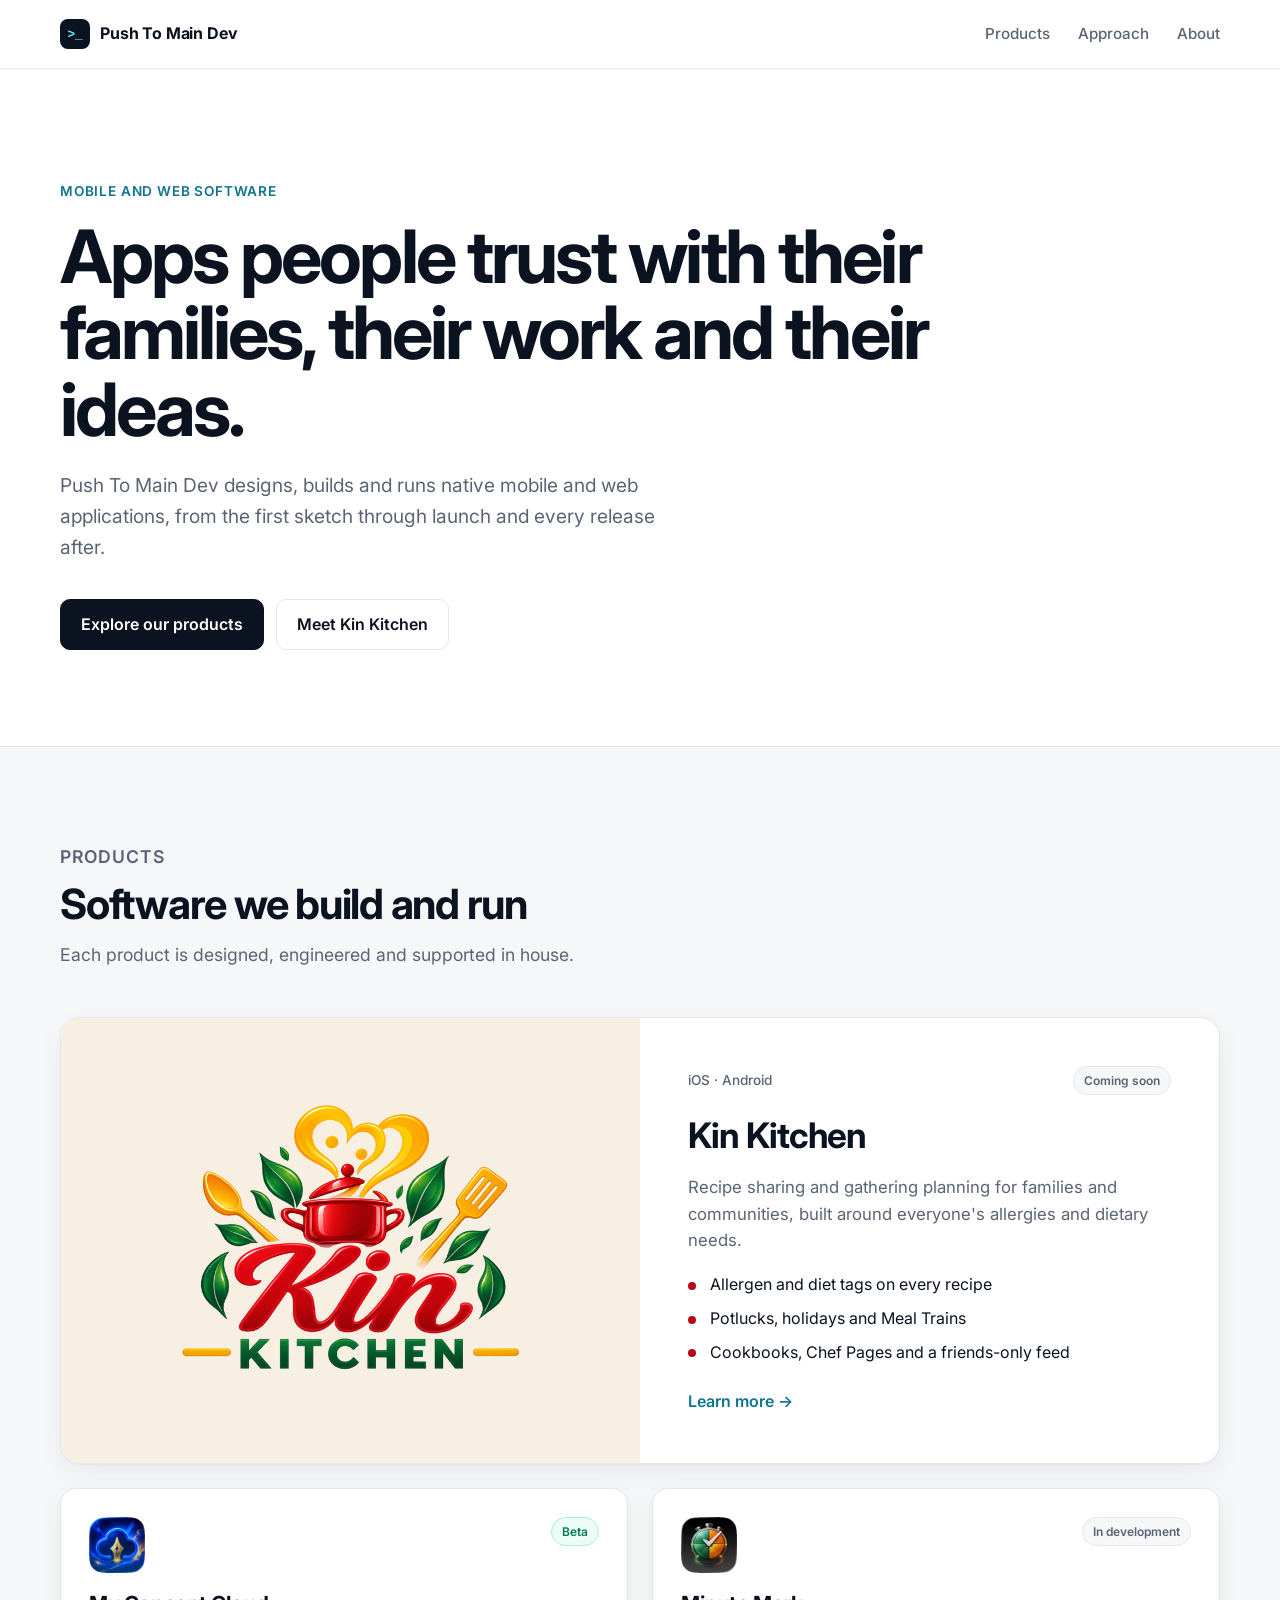
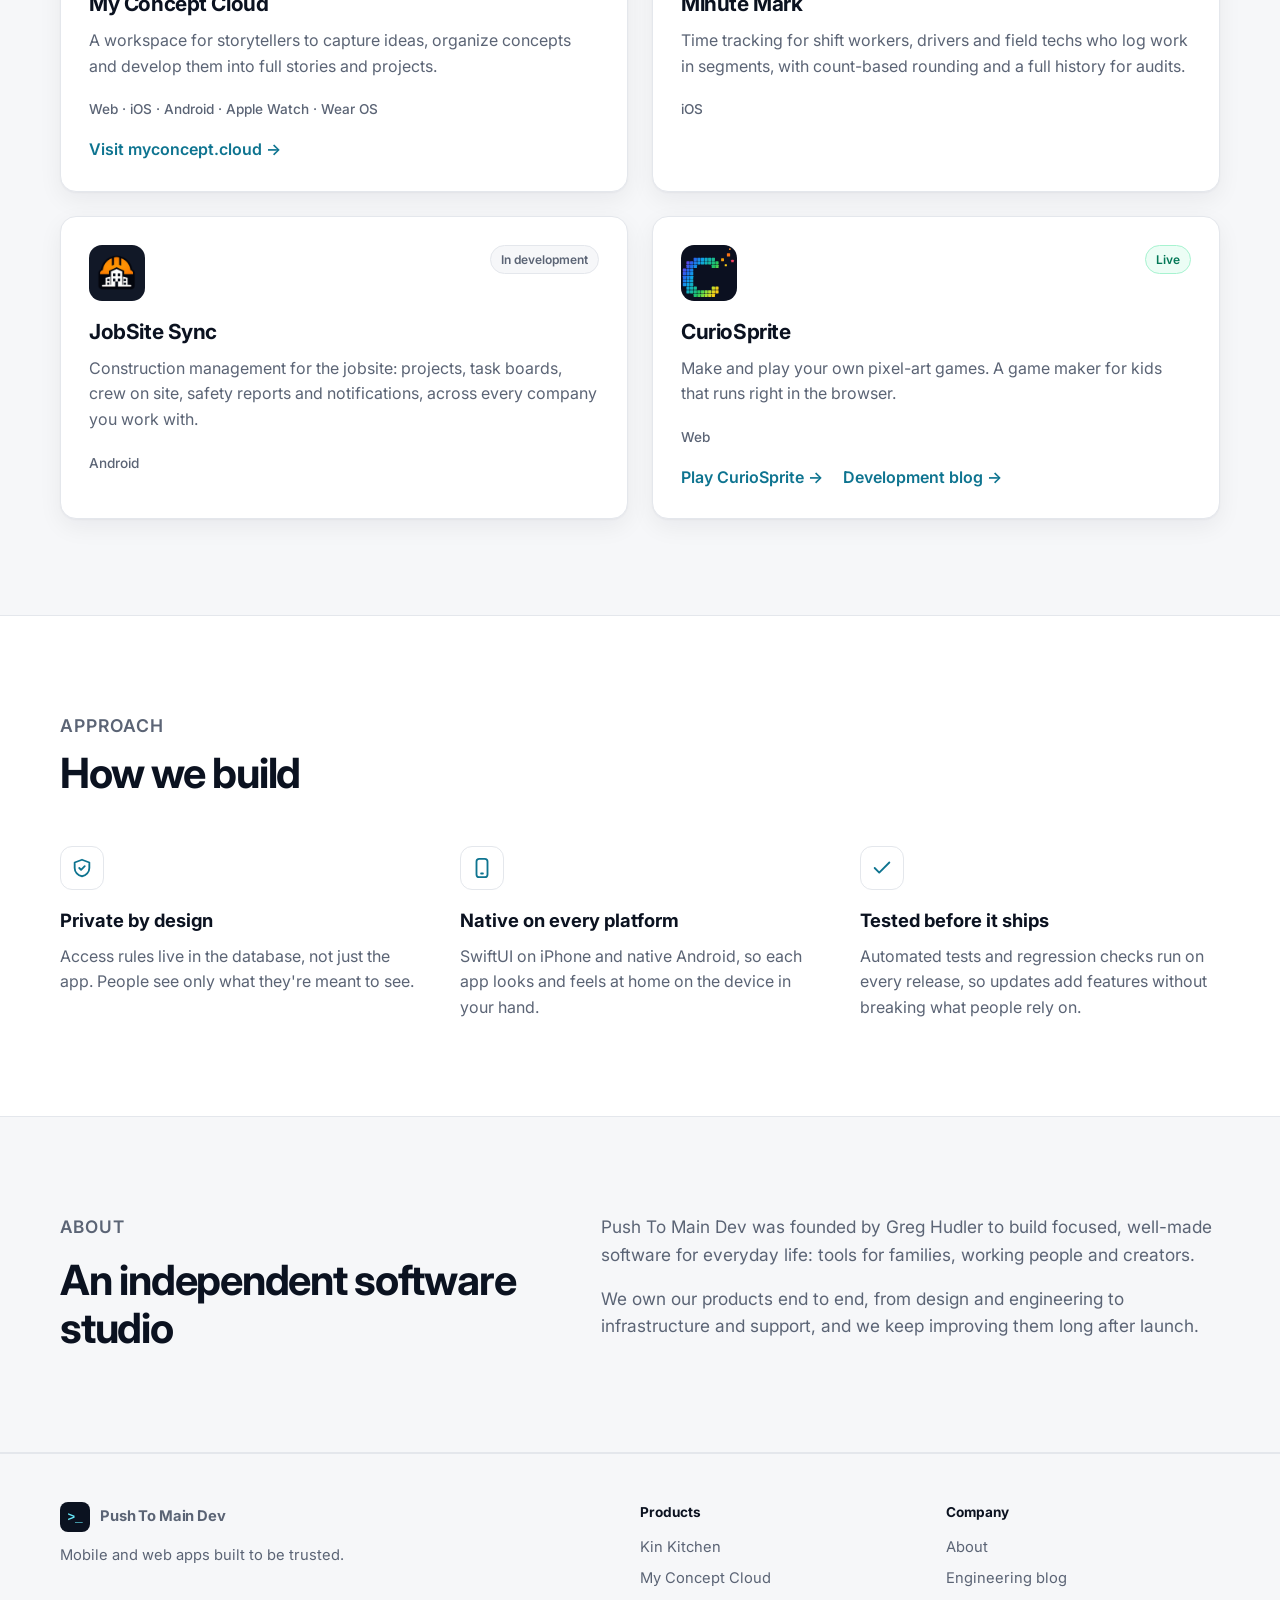
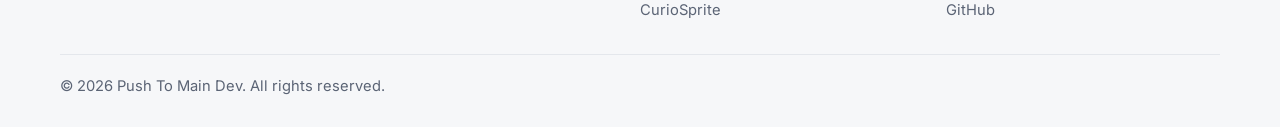
<file: index.html>
<!doctype html>
<html lang="en">
<head>
<meta charset="utf-8">
<meta name="viewport" content="width=device-width, initial-scale=1">
<title>Push To Main Dev</title>
<meta name="description" content="Push To Main Dev builds mobile and web apps, including Kin Kitchen and My Concept Cloud.">
<meta property="og:title" content="Push To Main Dev">
<meta property="og:description" content="Mobile and web apps built to be trusted.">
<link rel="icon" href="/assets/img/favicon.ico">
<link rel="icon" type="image/png" sizes="32x32" href="/assets/img/favicon-32x32.png">
<link rel="preconnect" href="https://fonts.googleapis.com">
<link rel="preconnect" href="https://fonts.gstatic.com" crossorigin>
<link rel="stylesheet" href="https://fonts.googleapis.com/css2?family=Inter:wght@400;500;600;700;800&display=swap">
<link rel="stylesheet" href="/assets/css/site.css">
</head>
<body>

<header class="site-header">
  <div class="shell nav-wrap">
    <a class="brand" href="/" target="_blank" rel="noopener"><span class="mark" aria-hidden="true">&gt;_</span> Push To Main Dev</a>
    <nav aria-label="Main navigation">
      <a href="#products">Products</a>
      <a href="#approach">Approach</a>
      <a href="#about">About</a>
    </nav>
  </div>
</header>

<main>
  <section class="hero">
    <div class="shell">
      <p class="eyebrow">Mobile and web software</p>
      <h1>Apps people trust with their families, their work and their ideas.</h1>
      <p class="hero-copy">
        Push To Main Dev designs, builds and runs native mobile and web
        applications, from the first sketch through launch and every
        release after.
      </p>
      <div class="hero-actions">
        <a class="button primary" href="#products">Explore our products</a>
        <a class="button" href="/kinkitchen/" target="_blank" rel="noopener">Meet Kin Kitchen</a>
      </div>
    </div>
  </section>

  <section class="section alt" id="products">
    <div class="shell">
      <div class="section-head">
        <p class="eyebrow">Products</p>
        <h2>Software we build and run</h2>
        <p>Each product is designed, engineered and supported in house.</p>
      </div>

      <a class="featured" href="/kinkitchen/" target="_blank" rel="noopener">
        <div class="featured-art">
          <img src="/assets/img/kinkitchen-logo.png" alt="Kin Kitchen" width="420" height="280">
        </div>
        <div class="featured-body">
          <div class="card-top">
            <span class="platforms">iOS · Android</span>
            <span class="status">Coming soon</span>
          </div>
          <h3>Kin Kitchen</h3>
          <p>
            Recipe sharing and gathering planning for families and communities,
            built around everyone's allergies and dietary needs.
          </p>
          <ul class="points">
            <li>Allergen and diet tags on every recipe</li>
            <li>Potlucks, holidays and Meal Trains</li>
            <li>Cookbooks, Chef Pages and a friends-only feed</li>
          </ul>
          <span class="card-link">Learn more &rarr;</span>
        </div>
      </a>

      <div class="product-grid">
        <a class="product-card" href="https://myconcept.cloud/" target="_blank" rel="noopener">
          <div class="card-top">
            <img class="app-icon" src="/assets/img/myconceptcloud-icon.png" alt="" width="56" height="56">
            <span class="status live">Beta</span>
          </div>
          <h3>My Concept Cloud</h3>
          <p>
            A workspace for storytellers to capture ideas, organize concepts
            and develop them into full stories and projects.
          </p>
          <p class="platforms">Web · iOS · Android · Apple Watch · Wear OS</p>
          <span class="card-link">Visit myconcept.cloud &rarr;</span>
        </a>

        <div class="product-card">
          <div class="card-top">
            <img class="app-icon" src="/assets/img/minutemark-icon.png" alt="" width="56" height="56">
            <span class="status">In development</span>
          </div>
          <h3>Minute Mark</h3>
          <p>
            Time tracking for shift workers, drivers and field techs who log
            work in segments, with count-based rounding and a full history
            for audits.
          </p>
          <p class="platforms">iOS</p>
        </div>

        <div class="product-card">
          <div class="card-top">
            <span class="app-icon tile"><img src="/assets/img/jobsitesync-logo.png" alt="" width="40" height="34"></span>
            <span class="status">In development</span>
          </div>
          <h3>JobSite Sync</h3>
          <p>
            Construction management for the jobsite: projects, task boards,
            crew on site, safety reports and notifications, across every
            company you work with.
          </p>
          <p class="platforms">Android</p>
        </div>

        <div class="product-card">
          <div class="card-top">
            <img class="app-icon" src="/assets/img/curiosprite-icon.svg" alt="" width="56" height="56">
            <span class="status live">Live</span>
          </div>
          <h3>CurioSprite</h3>
          <p>
            Make and play your own pixel-art games. A game maker for kids
            that runs right in the browser.
          </p>
          <p class="platforms">Web</p>
          <div class="card-links">
            <a class="card-link" href="https://curiosprite.pushtomain.dev" target="_blank" rel="noopener">Play CurioSprite &rarr;</a>
            <a class="card-link" href="https://pushtomain.dev/development-blog/products/curiosprite/" target="_blank" rel="noopener">Development blog &rarr;</a>
          </div>
        </div>
      </div>
    </div>
  </section>

  <section class="section" id="approach">
    <div class="shell">
      <div class="section-head">
        <p class="eyebrow">Approach</p>
        <h2>How we build</h2>
      </div>
      <div class="principles">
        <div>
          <div class="icon" aria-hidden="true">
            <svg width="22" height="22" viewBox="0 0 24 24" fill="none" stroke="currentColor" stroke-width="2" stroke-linecap="round" stroke-linejoin="round"><path d="M12 3l8 3v6c0 4.5-3.4 8.3-8 9-4.6-.7-8-4.5-8-9V6l8-3z"/><path d="M9 12l2 2 4-4"/></svg>
          </div>
          <h3>Private by design</h3>
          <p>Access rules live in the database, not just the app. People see
          only what they're meant to see.</p>
        </div>
        <div>
          <div class="icon" aria-hidden="true">
            <svg width="22" height="22" viewBox="0 0 24 24" fill="none" stroke="currentColor" stroke-width="2" stroke-linecap="round" stroke-linejoin="round"><rect x="6" y="2" width="12" height="20" rx="3"/><path d="M11 18h2"/></svg>
          </div>
          <h3>Native on every platform</h3>
          <p>SwiftUI on iPhone and native Android, so each app looks and
          feels at home on the device in your hand.</p>
        </div>
        <div>
          <div class="icon" aria-hidden="true">
            <svg width="22" height="22" viewBox="0 0 24 24" fill="none" stroke="currentColor" stroke-width="2" stroke-linecap="round" stroke-linejoin="round"><path d="M20 6L9 17l-5-5"/></svg>
          </div>
          <h3>Tested before it ships</h3>
          <p>Automated tests and regression checks run on every release, so
          updates add features without breaking what people rely on.</p>
        </div>
      </div>
    </div>
  </section>

  <section class="section alt" id="about">
    <div class="shell about">
      <div>
        <p class="eyebrow">About</p>
        <h2>An independent software studio</h2>
      </div>
      <div>
        <p>
          Push To Main Dev was founded by Greg Hudler to build focused,
          well-made software for everyday life: tools for families, working
          people and creators.
        </p>
        <p>
          We own our products end to end, from design and engineering to
          infrastructure and support, and we keep improving them long after
          launch.
        </p>
      </div>
    </div>
  </section>
</main>

<footer class="site-footer">
  <div class="shell footer-grid">
    <div>
      <a class="brand" href="/" target="_blank" rel="noopener"><span class="mark" aria-hidden="true">&gt;_</span> Push To Main Dev</a>
      <p>Mobile and web apps built to be trusted.</p>
    </div>
    <div>
      <h4>Products</h4>
      <ul>
        <li><a href="/kinkitchen/" target="_blank" rel="noopener">Kin Kitchen</a></li>
        <li><a href="https://myconcept.cloud/" target="_blank" rel="noopener">My Concept Cloud</a></li>
        <li><a href="/curiosprite/" target="_blank" rel="noopener">CurioSprite</a></li>
      </ul>
    </div>
    <div>
      <h4>Company</h4>
      <ul>
        <li><a href="#about">About</a></li>
        <li><a href="https://pushtomain.dev/development-blog/" target="_blank" rel="noopener">Engineering blog</a></li>
        <li><a href="https://github.com/PushToMainDev" target="_blank" rel="noopener">GitHub</a></li>
      </ul>
    </div>
  </div>
  <div class="shell footer-base">&copy; <span id="year">2026</span> Push To Main Dev. All rights reserved.</div>
</footer>
<script>document.getElementById('year').textContent = new Date().getFullYear();</script>
</body>
</html>
</file>
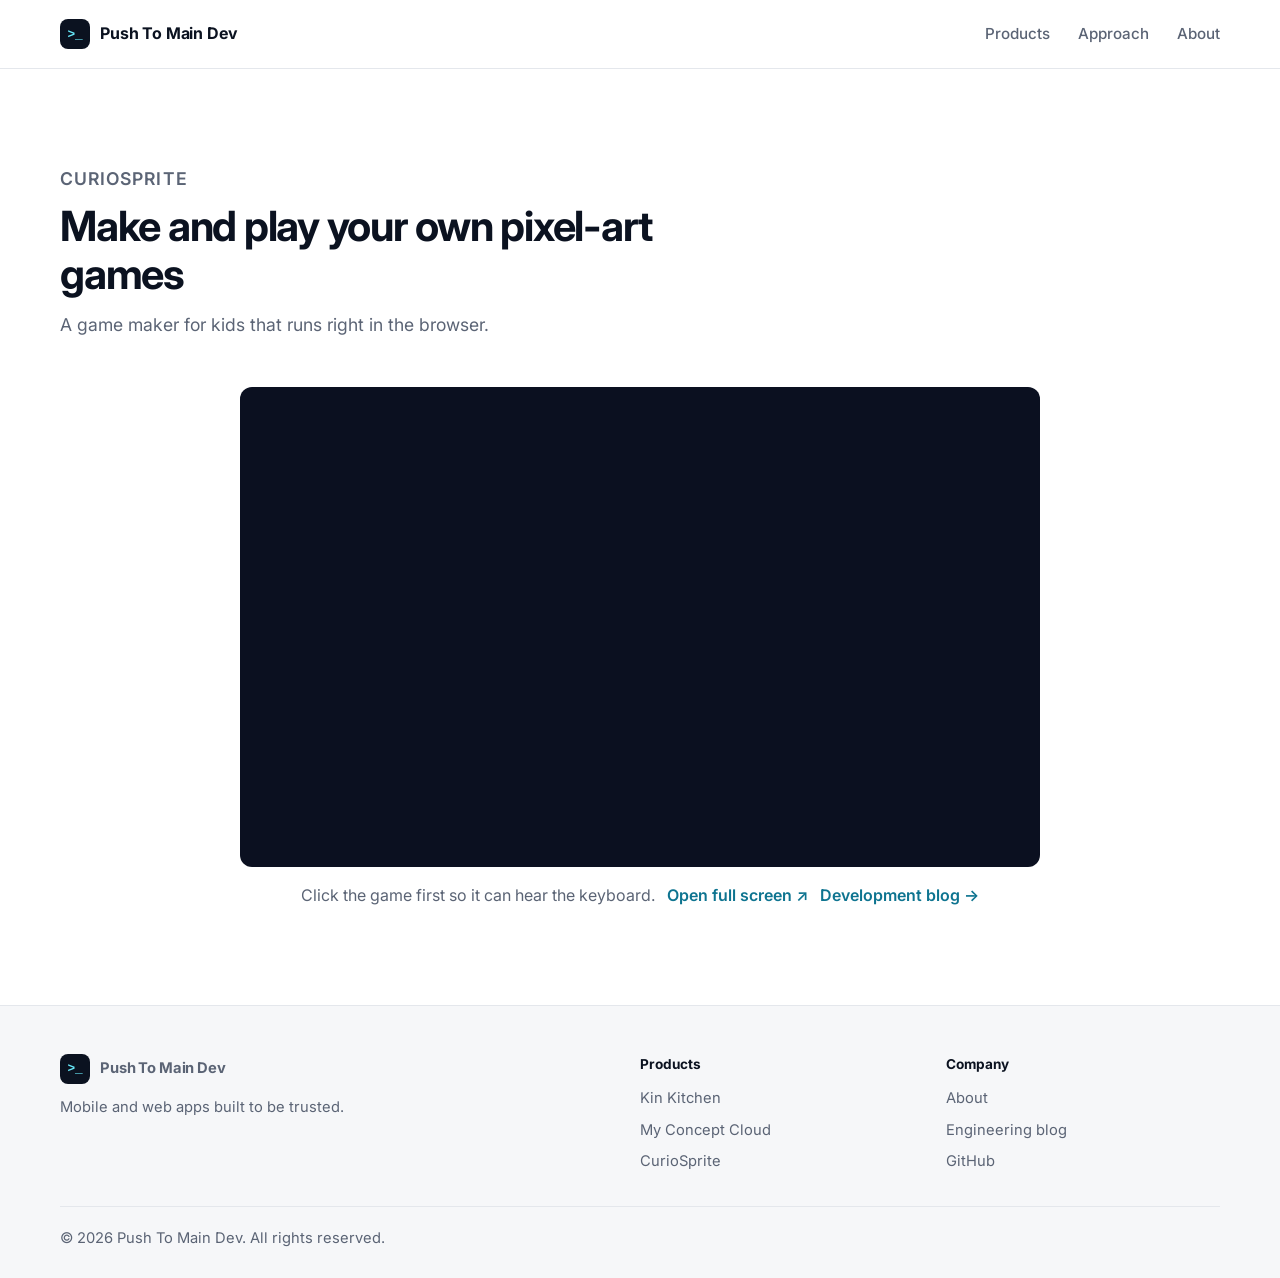
<file: curiosprite/index.html>
<!doctype html>
<html lang="en">
<head>
<meta charset="utf-8">
<meta name="viewport" content="width=device-width, initial-scale=1">
<title>CurioSprite · Push To Main Dev</title>
<meta name="description" content="CurioSprite: make and play your own pixel-art games, right in the browser.">
<meta property="og:title" content="CurioSprite">
<meta property="og:description" content="Make and play your own pixel-art games.">
<link rel="icon" type="image/svg+xml" href="/assets/img/curiosprite-icon.svg">
<link rel="preconnect" href="https://fonts.googleapis.com">
<link rel="preconnect" href="https://fonts.gstatic.com" crossorigin>
<link rel="stylesheet" href="https://fonts.googleapis.com/css2?family=Inter:wght@400;500;600;700;800&display=swap">
<link rel="stylesheet" href="/assets/css/site.css">
</head>
<body>

<header class="site-header">
  <div class="shell nav-wrap">
    <a class="brand" href="/" target="_blank" rel="noopener"><span class="mark" aria-hidden="true">&gt;_</span> Push To Main Dev</a>
    <nav aria-label="Main navigation">
      <a href="/#products" target="_blank" rel="noopener">Products</a>
      <a href="/#approach" target="_blank" rel="noopener">Approach</a>
      <a href="/#about" target="_blank" rel="noopener">About</a>
    </nav>
  </div>
</header>

<main class="section game-page">
  <div class="shell">
    <div class="section-head">
      <p class="eyebrow">CurioSprite</p>
      <h2>Make and play your own pixel-art games</h2>
      <p>A game maker for kids that runs right in the browser.</p>
    </div>

    <div class="game-frame">
      <iframe src="https://curiosprite.pushtomain.dev/" title="CurioSprite"
        allow="fullscreen; gamepad" allowfullscreen></iframe>
    </div>
    <p class="game-note">
      Click the game first so it can hear the keyboard.
      <a href="https://curiosprite.pushtomain.dev" target="_blank" rel="noopener">Open full screen &#8599;</a>
      <a href="https://pushtomain.dev/development-blog/products/curiosprite/" target="_blank" rel="noopener">Development blog &rarr;</a>
    </p>
  </div>
</main>

<footer class="site-footer">
  <div class="shell footer-grid">
    <div>
      <a class="brand" href="/" target="_blank" rel="noopener"><span class="mark" aria-hidden="true">&gt;_</span> Push To Main Dev</a>
      <p>Mobile and web apps built to be trusted.</p>
    </div>
    <div>
      <h4>Products</h4>
      <ul>
        <li><a href="/kinkitchen/" target="_blank" rel="noopener">Kin Kitchen</a></li>
        <li><a href="https://myconcept.cloud/" target="_blank" rel="noopener">My Concept Cloud</a></li>
        <li><a href="/curiosprite/" target="_blank" rel="noopener">CurioSprite</a></li>
      </ul>
    </div>
    <div>
      <h4>Company</h4>
      <ul>
        <li><a href="/#about" target="_blank" rel="noopener">About</a></li>
        <li><a href="https://pushtomain.dev/development-blog/" target="_blank" rel="noopener">Engineering blog</a></li>
        <li><a href="https://github.com/PushToMainDev" target="_blank" rel="noopener">GitHub</a></li>
      </ul>
    </div>
  </div>
  <div class="shell footer-base">&copy; <span id="year">2026</span> Push To Main Dev. All rights reserved.</div>
</footer>
<script>document.getElementById('year').textContent = new Date().getFullYear();</script>
</body>
</html>
</file>
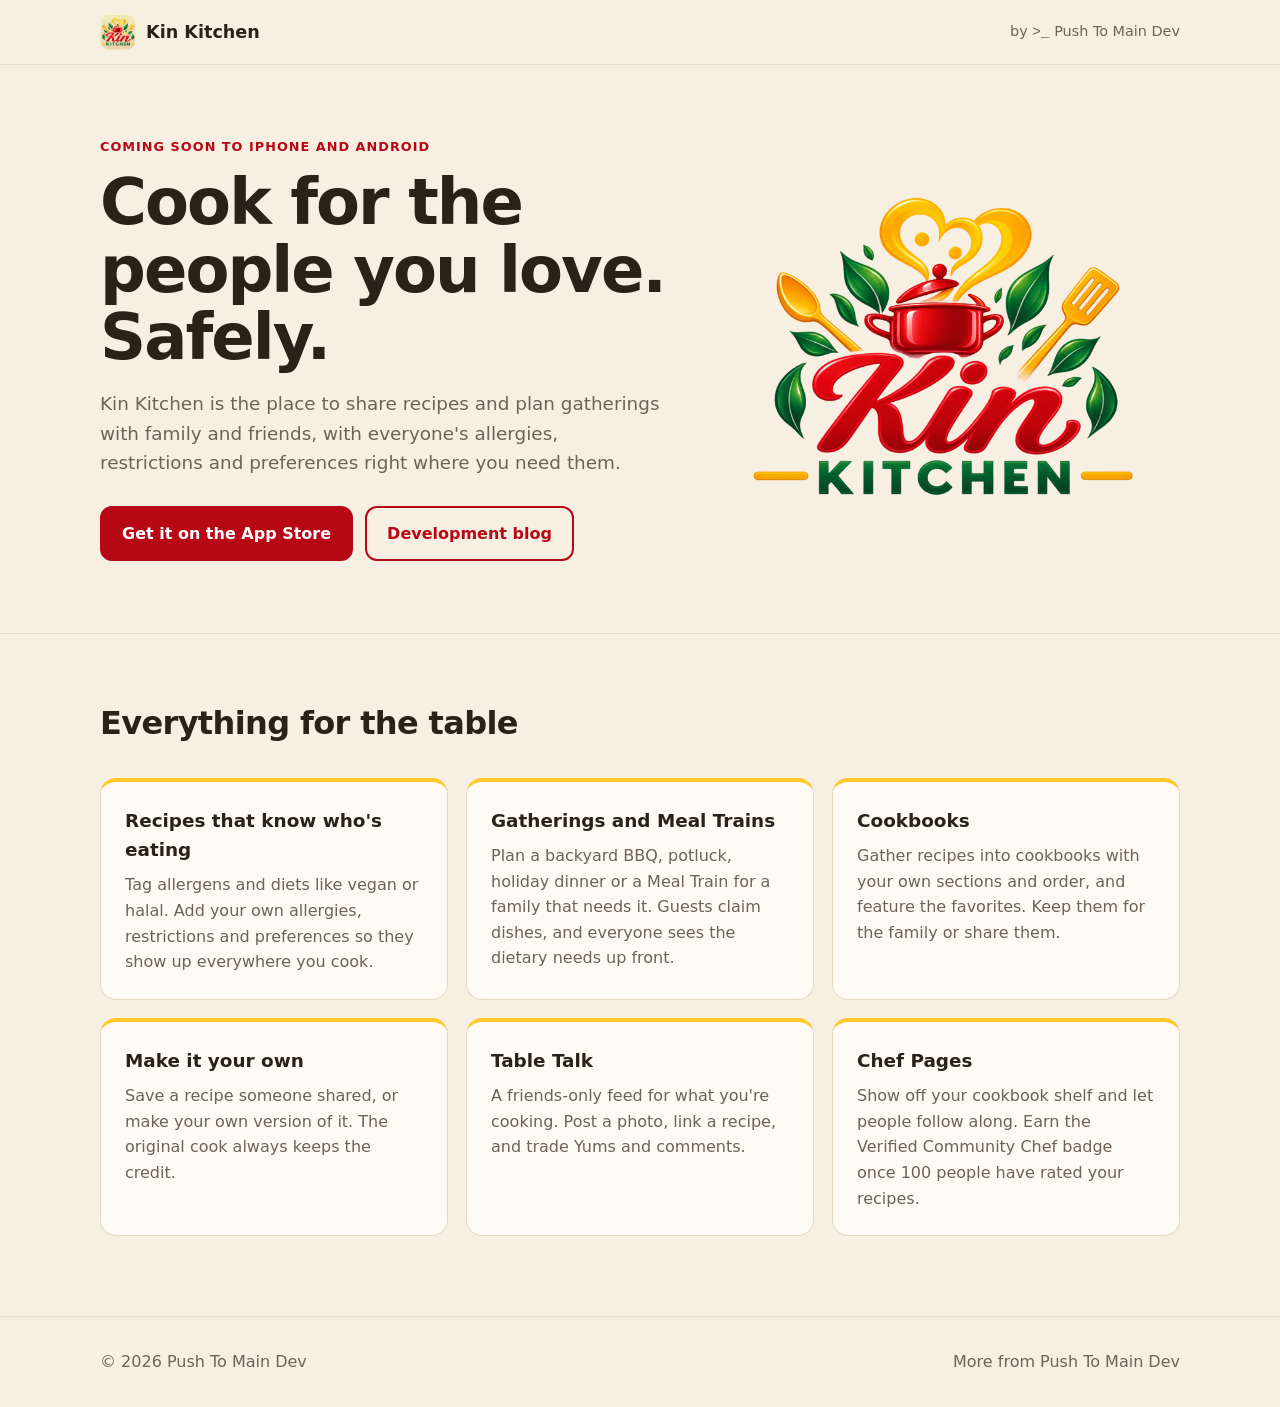
<file: kinkitchen/index.html>
<!doctype html>
<html lang="en">
<head>
<meta charset="utf-8">
<meta name="viewport" content="width=device-width, initial-scale=1">
<title>Kin Kitchen</title>
<meta name="description" content="Kin Kitchen: share recipes and plan gatherings around everyone's allergies and dietary needs.">
<meta property="og:title" content="Kin Kitchen">
<meta property="og:description" content="Safe and fun cookouts and recipe sharing.">
<meta property="og:image" content="https://pushtomain.dev/assets/img/kinkitchen-icon.png">
<!-- Shows "Open" or "Get" for the app at the top of Safari. Same number as in app-store.js. -->
<meta name="apple-itunes-app" content="app-id=6823457359">
<link rel="icon" type="image/png" href="/assets/img/kinkitchen-icon.png">
<link rel="apple-touch-icon" href="/assets/img/kinkitchen-icon.png">
<link rel="stylesheet" href="/kinkitchen/kinkitchen.css">
</head>
<body>

<header class="kk-header">
  <div class="kk-shell kk-nav">
    <a class="kk-brand" href="/kinkitchen/" target="_blank" rel="noopener">
      <img src="/assets/img/kinkitchen-icon.png" alt="" width="36" height="36"> Kin Kitchen
    </a>
    <a class="kk-by" href="/" target="_blank" rel="noopener">by <span>&gt;_</span> Push To Main Dev</a>
  </div>
</header>

<main>
  <section class="kk-hero">
    <div class="kk-shell kk-hero-grid">
      <div>
        <p class="kk-eyebrow">Coming soon to iPhone and Android</p>
        <h1>Cook for the people you love. Safely.</h1>
        <p class="kk-lede">
          Kin Kitchen is the place to share recipes and plan gatherings with
          family and friends, with everyone's allergies, restrictions and
          preferences right where you need them.
        </p>
        <div class="kk-actions">
          <a class="kk-button" id="store" hidden target="_blank" rel="noopener">Get it on the App Store</a>
          <span class="kk-soon" id="soon">In development. Follow along on the blog.</span>
          <a class="kk-button kk-secondary" href="https://pushtomain.dev/development-blog/products/kin-kitchen/" target="_blank" rel="noopener">Development blog</a>
        </div>
      </div>
      <img class="kk-logo" src="/assets/img/kinkitchen-logo.png" alt="Kin Kitchen logo" width="480" height="320">
    </div>
  </section>

  <section class="kk-section">
    <div class="kk-shell">
      <h2>Everything for the table</h2>
      <div class="kk-features">
        <article>
          <h3>Recipes that know who's eating</h3>
          <p>Tag allergens and diets like vegan or halal. Add your own allergies,
          restrictions and preferences so they show up everywhere you cook.</p>
        </article>
        <article>
          <h3>Gatherings and Meal Trains</h3>
          <p>Plan a backyard BBQ, potluck, holiday dinner or a Meal Train for a
          family that needs it. Guests claim dishes, and everyone sees the
          dietary needs up front.</p>
        </article>
        <article>
          <h3>Cookbooks</h3>
          <p>Gather recipes into cookbooks with your own sections and order,
          and feature the favorites. Keep them for the family or share them.</p>
        </article>
        <article>
          <h3>Make it your own</h3>
          <p>Save a recipe someone shared, or make your own version of it. The
          original cook always keeps the credit.</p>
        </article>
        <article>
          <h3>Table Talk</h3>
          <p>A friends-only feed for what you're cooking. Post a photo, link a
          recipe, and trade Yums and comments.</p>
        </article>
        <article>
          <h3>Chef Pages</h3>
          <p>Show off your cookbook shelf and let people follow along. Earn the
          Verified Community Chef badge once 100 people have rated your recipes.</p>
        </article>
      </div>
    </div>
  </section>
</main>

<footer class="kk-footer">
  <div class="kk-shell kk-footer-wrap">
    <span>&copy; <span id="year">2026</span> Push To Main Dev</span>
    <a href="/" target="_blank" rel="noopener">More from Push To Main Dev</a>
  </div>
</footer>

<!-- Shared links (/kinkitchen/?recipe=<id>, ?post=, ?chef=) open in the app
     when it's installed. Without it, this replaces the page. -->
<template id="kk-shared">
  <div class="kk-share">
    <main>
      <img src="/assets/img/kinkitchen-icon.png" alt="" width="96" height="96">
      <h1>Kin Kitchen</h1>
      <p>Someone shared something from Kin Kitchen with you: a recipe, a Table Talk post or a Chef Page.</p>
      <a class="kk-button" id="store" hidden target="_blank" rel="noopener">Get Kin Kitchen on the App Store</a>
      <span class="kk-soon" id="soon">Kin Kitchen is coming soon to the App Store.</span>
      <a class="kk-button kk-secondary" id="open" href="#">I have the app, open it</a>
      <p>Already have it? Links like this open right in the app.</p>
      <p><a href="/kinkitchen/" target="_blank" rel="noopener">About Kin Kitchen</a></p>
    </main>
  </div>
</template>

<script src="/kinkitchen/app-store.js"></script>
<script>
  document.getElementById('year').textContent = new Date().getFullYear();

  // ?recipe=<id> (or post, chef) → kinkitchen://recipe/<id>
  var params = new URLSearchParams(location.search);
  var target = null;
  ['recipe', 'post', 'chef'].forEach(function (kind) {
    var id = params.get(kind);
    if (!target && id && /^[0-9a-fA-F-]{36}$/.test(id)) {
      target = kind + '/' + id;
    }
  });
  if (target) {
    document.body.replaceChildren(document.getElementById('kk-shared').content);
    document.getElementById('open').href = 'kinkitchen://' + target;
  }

  if (KK_APP_STORE_ID) {
    var store = document.getElementById('store');
    store.href = 'https://apps.apple.com/app/id' + KK_APP_STORE_ID;
    store.hidden = false;
    document.getElementById('soon').hidden = true;
  }
</script>
</body>
</html>
</file>
<file: assets/css/site.css>
/* Push To Main Dev */
:root {
  --bg: #ffffff;
  --bg-alt: #f6f7f9;
  --panel: #ffffff;
  --text: #0b1220;
  --muted: #5b6475;
  --line: #e4e7ec;
  --brand: #0e7490;
  --brand-ink: #ffffff;
  --mark-bg: #0b1220;
  --mark-fg: #67e8f9;
  --shadow: 0 1px 2px rgba(16,24,40,.04), 0 8px 24px rgba(16,24,40,.06);
  --max: 1160px;
  --mono: ui-monospace, SFMono-Regular, Menlo, monospace;
}
@media (prefers-color-scheme: dark) {
  :root {
    --bg: #0a0d14;
    --bg-alt: #0f131c;
    --panel: #131925;
    --text: #eef2f7;
    --muted: #98a2b3;
    --line: #232b3a;
    --brand: #67e8f9;
    --brand-ink: #0a0d14;
    --mark-bg: #eef2f7;
    --mark-fg: #0e7490;
    --shadow: none;
  }
}
* { box-sizing: border-box; }
html { scroll-behavior: smooth; }
body {
  margin: 0; background: var(--bg); color: var(--text);
  font-family: Inter, ui-sans-serif, system-ui, -apple-system, BlinkMacSystemFont, "Segoe UI", sans-serif;
  line-height: 1.6; -webkit-font-smoothing: antialiased;
}
a { color: inherit; text-decoration: none; }
img { max-width: 100%; height: auto; display: block; }
.shell { width: min(calc(100% - 32px), var(--max)); margin-inline: auto; }
.narrow { max-width: 760px; }

/* Brand */
.brand { display: inline-flex; align-items: center; gap: 10px; font-weight: 700; letter-spacing: -.01em; white-space: nowrap; }
.mark {
  display: inline-grid; place-items: center; width: 30px; height: 30px; border-radius: 8px;
  background: var(--mark-bg); color: var(--mark-fg); font: 700 .8rem var(--mono);
}

/* Header and footer */
.site-header {
  position: sticky; top: 0; z-index: 10;
  background: color-mix(in srgb, var(--bg) 85%, transparent);
  backdrop-filter: saturate(180%) blur(14px);
  border-bottom: 1px solid var(--line);
}
.nav-wrap { min-height: 68px; display: flex; align-items: center; justify-content: space-between; gap: 24px; }
nav { display: flex; align-items: center; gap: 28px; color: var(--muted); font-weight: 500; font-size: .95rem; }
nav a:hover { color: var(--text); }

.site-footer { border-top: 1px solid var(--line); background: var(--bg-alt); color: var(--muted); font-size: .92rem; }
.footer-grid { display: grid; grid-template-columns: 2fr 1fr 1fr; gap: 32px; padding: 48px 0 32px; }
.footer-grid h4 { color: var(--text); font-size: .85rem; margin: 0 0 12px; }
.footer-grid ul { list-style: none; margin: 0; padding: 0; display: grid; gap: 8px; }
.footer-grid a:hover { color: var(--text); }
.footer-grid p { margin: 12px 0 0; max-width: 320px; }
.footer-base { border-top: 1px solid var(--line); padding: 20px 0 28px; }

/* Hero */
.hero { padding: 112px 0 96px; }
.eyebrow { color: var(--brand); font-weight: 600; font-size: .85rem; letter-spacing: .06em; text-transform: uppercase; margin: 0; }
.hero h1 {
  font-size: clamp(2.6rem, 6vw, 4.6rem); line-height: 1.04; letter-spacing: -.04em;
  margin: 16px 0 22px; max-width: 900px;
}
.hero-copy { max-width: 640px; font-size: 1.2rem; color: var(--muted); margin: 0; }
.hero-actions { display: flex; gap: 12px; margin-top: 36px; flex-wrap: wrap; }
.button {
  display: inline-block; padding: 12px 20px; border-radius: 10px; font-weight: 600;
  border: 1px solid var(--line); background: var(--panel); transition: border-color .15s, opacity .15s;
}
.button:hover { border-color: var(--muted); }
.button.primary { background: var(--text); color: var(--bg); border-color: var(--text); }
.button.primary:hover { opacity: .88; }

/* Sections */
.section { padding: 96px 0; }
.section.alt { background: var(--bg-alt); border-block: 1px solid var(--line); }
.section-head { max-width: 680px; margin-bottom: 48px; }
.section-head h2 { font-size: clamp(1.9rem, 4vw, 2.6rem); letter-spacing: -.03em; line-height: 1.15; margin: 10px 0 12px; }
.section-head p { color: var(--muted); font-size: 1.1rem; margin: 0; }

/* Products */
.featured {
  display: grid; grid-template-columns: 1fr 1fr; overflow: hidden;
  border: 1px solid var(--line); border-radius: 20px; background: var(--panel); box-shadow: var(--shadow);
  margin-bottom: 24px; transition: border-color .15s;
}
.featured:hover { border-color: var(--muted); }
.featured-art { background: #f8efe3; display: grid; place-items: center; padding: 40px; min-height: 340px; }
.featured-art img { max-height: 280px; width: auto; }
.featured-body { padding: 48px; display: flex; flex-direction: column; justify-content: center; }
.featured-body h3 { font-size: 2.2rem; letter-spacing: -.03em; margin: 12px 0 10px; }
.featured-body p { color: var(--muted); margin: 0 0 18px; font-size: 1.05rem; }
.points { list-style: none; padding: 0; margin: 0 0 24px; display: grid; gap: 8px; }
.points li { padding-left: 22px; position: relative; }
.points li::before { content: ""; position: absolute; left: 0; top: .6em; width: 8px; height: 8px; border-radius: 50%; background: #b70816; }

.product-grid { display: grid; grid-template-columns: repeat(2, 1fr); gap: 24px; }
.product-card {
  border: 1px solid var(--line); border-radius: 16px; padding: 28px; background: var(--panel);
  box-shadow: var(--shadow); display: flex; flex-direction: column; transition: border-color .15s;
}
a.product-card:hover { border-color: var(--muted); }
.product-card h3 { font-size: 1.3rem; letter-spacing: -.02em; margin: 14px 0 8px; }
.product-card p { color: var(--muted); margin: 0 0 20px; }
.card-top { display: flex; justify-content: space-between; align-items: center; gap: 12px; }
.platforms { color: var(--muted); font-size: .85rem; font-weight: 500; }
.status {
  font-size: .75rem; font-weight: 600; border-radius: 999px; padding: 4px 10px;
  background: var(--bg-alt); border: 1px solid var(--line); color: var(--muted); white-space: nowrap;
}
.status.live { color: #047857; background: #ecfdf5; border-color: #a7f3d0; }
@media (prefers-color-scheme: dark) {
  .status.live { color: #6ee7b7; background: rgba(16,185,129,.1); border-color: rgba(16,185,129,.3); }
}
.card-link { color: var(--brand); font-weight: 600; margin-top: auto; }

/* Principles */
.principles { display: grid; grid-template-columns: repeat(3, 1fr); gap: 40px; }
.principles h3 { font-size: 1.15rem; margin: 16px 0 8px; }
.principles p { color: var(--muted); margin: 0; }
.icon {
  width: 44px; height: 44px; border-radius: 12px; display: grid; place-items: center;
  background: var(--panel); border: 1px solid var(--line); color: var(--brand);
}

/* About */
.about { display: grid; grid-template-columns: 1fr 1.3fr; gap: 64px; align-items: start; }
.about p { color: var(--muted); font-size: 1.08rem; margin: 0 0 16px; }
.about h2 { font-size: clamp(1.9rem, 4vw, 2.6rem); letter-spacing: -.03em; line-height: 1.15; margin: 10px 0 0; }

@media (max-width: 900px) {
  .featured, .about { grid-template-columns: 1fr; }
  .featured-body { padding: 32px; }
  .featured-art { min-height: 0; }
  .product-grid, .principles { grid-template-columns: 1fr; }
  .about { gap: 16px; }
  .footer-grid { grid-template-columns: 1fr 1fr; }
  .footer-grid > :first-child { grid-column: 1 / -1; }
}
@media (max-width: 600px) {
  nav { gap: 16px; font-size: .9rem; }
  .hero { padding: 72px 0 64px; }
  .section { padding: 64px 0; }
  .featured-body { padding: 24px; }
}

/* Platform line under a product card's description */
.product-card p.platforms { margin: 0 0 16px; font-size: .85rem; }
.product-card .card-top { align-items: flex-start; }
.app-icon { width: 56px; height: 56px; border-radius: 13px; }
.app-icon.tile { display: grid; place-items: center; background: #111827; }
.app-icon.tile img { width: 40px; height: auto; }

/* Embedded game (/curiosprite/) */
.game-frame { max-width: 800px; margin: 0 auto; }
.game-frame iframe {
  display: block; width: 100%; aspect-ratio: 5 / 3; border: 0;
  border-radius: 12px; background: #0b1020;
}
.game-note { max-width: 800px; margin: 16px auto 0; color: var(--muted); text-align: center; }
.game-note a { color: var(--brand); font-weight: 600; margin-left: 8px; white-space: nowrap; }
@media (max-width: 420px) {
  nav a[href$="#approach"] { display: none; }
}
.card-links { display: flex; flex-wrap: wrap; gap: 8px 20px; margin-top: auto; }
.card-links a:hover { text-decoration: underline; }
</file>
<file: kinkitchen/kinkitchen.css>
/* Kin Kitchen colors, from the iOS app's asset catalog */
:root {
  --kk-bg: #f8efe3;
  --kk-surface: #fffaf3;
  --kk-text: #2b2118;
  --kk-muted: #6f6257;
  --kk-line: #e7d9c6;
  --kk-primary: #b70816;
  --kk-accent: #ffc72c;
  --kk-max: 1080px;
}
@media (prefers-color-scheme: dark) {
  :root {
    --kk-bg: #1d1915;
    --kk-surface: #26211c;
    --kk-text: #f4ece2;
    --kk-muted: #b9ab9c;
    --kk-line: #3a322a;
    --kk-primary: #e0353f;
  }
}
* { box-sizing: border-box; }
body {
  margin: 0; background: var(--kk-bg); color: var(--kk-text);
  font-family: -apple-system, BlinkMacSystemFont, "Segoe UI", system-ui, sans-serif;
  line-height: 1.6;
}
a { color: inherit; text-decoration: none; }
img { max-width: 100%; height: auto; display: block; }
.kk-shell { width: min(calc(100% - 32px), var(--kk-max)); margin-inline: auto; }

.kk-header { border-bottom: 1px solid var(--kk-line); }
.kk-nav { min-height: 64px; display: flex; align-items: center; justify-content: space-between; gap: 16px; }
.kk-brand { display: flex; align-items: center; gap: 10px; font-weight: 800; font-size: 1.1rem; }
.kk-brand img { border-radius: 9px; }
.kk-by { color: var(--kk-muted); font-size: .9rem; }
.kk-by span { font-family: ui-monospace, Menlo, monospace; }
.kk-by:hover { color: var(--kk-text); }

.kk-hero { padding: 72px 0; }
.kk-hero-grid { display: grid; grid-template-columns: 1.2fr 1fr; gap: 40px; align-items: center; }
.kk-eyebrow { color: var(--kk-primary); font-weight: 700; text-transform: uppercase; letter-spacing: .08em; font-size: .8rem; margin: 0; }
.kk-hero h1 { font-size: clamp(2.4rem, 6vw, 4rem); line-height: 1.05; letter-spacing: -.03em; margin: 12px 0 18px; }
.kk-lede { color: var(--kk-muted); font-size: 1.15rem; max-width: 560px; }
.kk-actions { display: flex; gap: 12px; flex-wrap: wrap; align-items: center; margin-top: 28px; }
.kk-button {
  display: inline-block; padding: 13px 20px; border-radius: 12px; font-weight: 700;
  background: var(--kk-primary); color: #fff; border: 2px solid var(--kk-primary);
}
[hidden] { display: none !important; }
.kk-secondary { background: transparent; color: var(--kk-primary); }
.kk-soon {
  padding: 11px 16px; border-radius: 12px; font-weight: 600;
  background: var(--kk-accent); color: #2b2118;
}
.kk-logo { justify-self: center; }

.kk-section { padding: 64px 0 80px; border-top: 1px solid var(--kk-line); }
.kk-section h2 { font-size: 2rem; letter-spacing: -.02em; margin: 0 0 28px; }
.kk-features { display: grid; grid-template-columns: repeat(3, 1fr); gap: 18px; }
.kk-features article {
  background: var(--kk-surface); border: 1px solid var(--kk-line); border-radius: 16px; padding: 24px;
  border-top: 4px solid var(--kk-accent);
}
.kk-features h3 { margin: 0 0 8px; font-size: 1.15rem; }
.kk-features p { margin: 0; color: var(--kk-muted); }

.kk-footer { border-top: 1px solid var(--kk-line); color: var(--kk-muted); }
.kk-footer-wrap { min-height: 90px; display: flex; align-items: center; justify-content: space-between; gap: 16px; flex-wrap: wrap; padding: 20px 0; }
.kk-footer a:hover { color: var(--kk-text); }

/* Shared-link page (/kinkitchen/?recipe=<id>, ?post=, ?chef=) */
.kk-share { min-height: 100vh; display: flex; align-items: center; justify-content: center; padding: 32px 16px; }
.kk-share main { max-width: 420px; text-align: center; }
.kk-share img { margin: 0 auto 16px; border-radius: 22px; }
.kk-share h1 { font-size: 1.8rem; margin: 0 0 8px; }
.kk-share p { color: var(--kk-muted); }
.kk-share .kk-button, .kk-share .kk-soon { display: block; margin: 12px 0; }

@media (max-width: 860px) {
  .kk-hero-grid { grid-template-columns: 1fr; }
  .kk-logo { max-width: 320px; }
  .kk-features { grid-template-columns: 1fr; }
}
@media (max-width: 600px) {
  .kk-hero { padding: 48px 0; }
}
</file>
